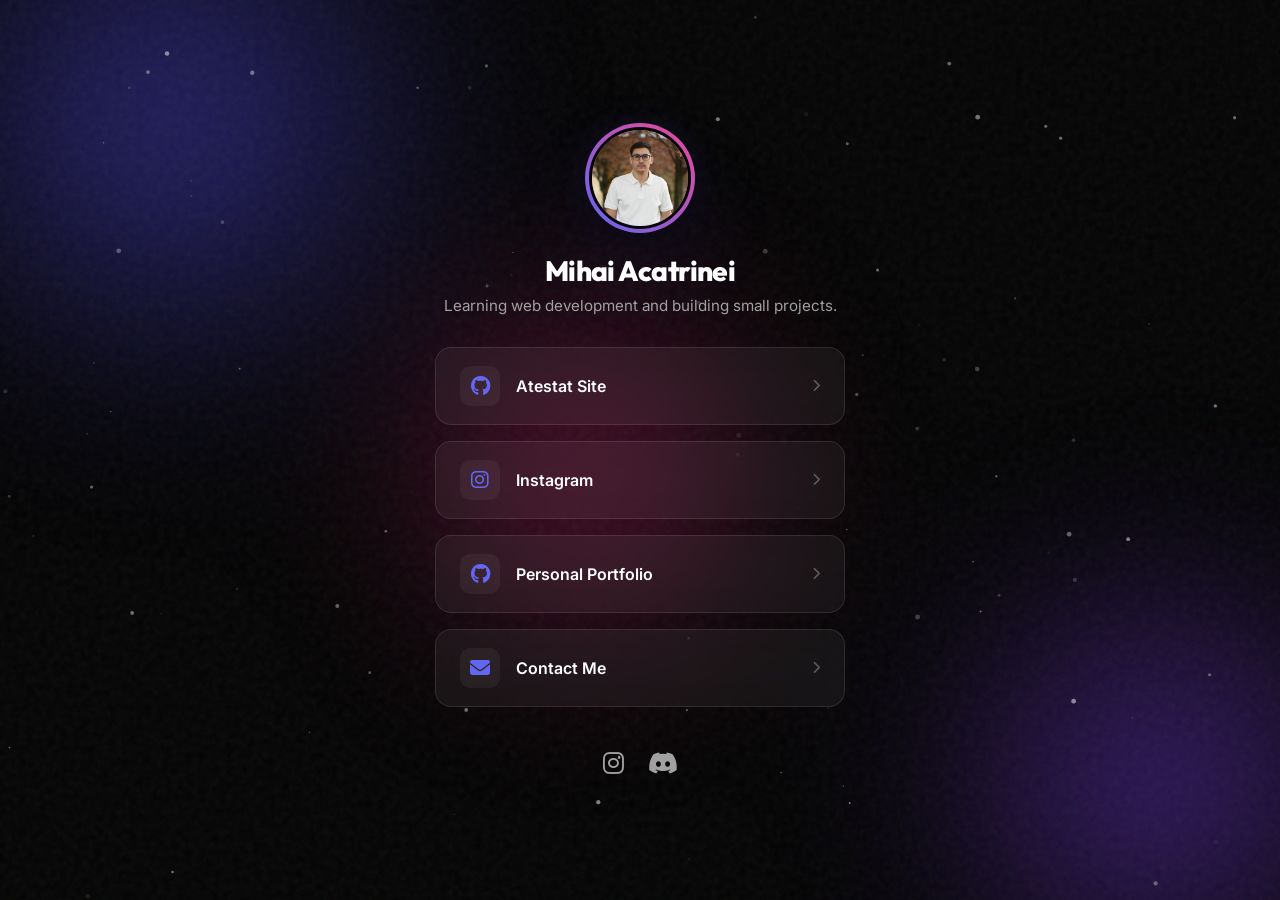
<file: index.html>
<!DOCTYPE html>
<html lang="en">

<head>
    <meta charset="UTF-8">
    <meta name="viewport" content="width=device-width, initial-scale=1.0">
    <title>Mihai Acatrinei | My Links</title>
    <meta name="description" content="Personal linktree-style site for projects and social media.">
    <link rel="icon" type="image/svg+xml" href="favicon.svg">
    <link rel="stylesheet" href="style.css">
    <link rel="preconnect" href="https://fonts.googleapis.com">
    <link rel="preconnect" href="https://fonts.gstatic.com" crossorigin>
    <link
        href="https://fonts.googleapis.com/css2?family=Inter:wght@300;400;600;700&family=Outfit:wght@400;600;800&display=swap"
        rel="stylesheet">
    <link rel="stylesheet" href="https://cdnjs.cloudflare.com/ajax/libs/font-awesome/6.4.0/css/all.min.css">
</head>

<body>
    <div class="background-blobs">
        <div class="blob blob-1"></div>
        <div class="blob blob-2"></div>
        <div class="blob blob-3"></div>
    </div>
    <div class="noise-overlay"></div>
    <canvas id="particle-canvas"></canvas>

    <main class="container">
        <header class="profile-section">
            <div class="profile-image-container">
                <img src="profile1.png" oncontextmenu="false;" draggable="false" alt="Profile Photo" id="profile-img">
            </div>
            <h1 id="profile-name">Mihai Acatrinei</h1>
            <p id="profile-bio">Learning web development and building small projects.</p>
        </header>

        <section class="links-section">
            <a href="https://norby90.github.io/site-atestat/" class="link-card" id="link-github">
                <span class="icon-wrapper"><i class="fa-brands fa-github"></i></span>
                <span class="link-text">Atestat Site</span>
                <span class="arrow"><i class="fa-solid fa-chevron-right"></i></span>
            </a>
            <a href="https://www.instagram.com/mihaii_90/" class="link-card" id="link-instagram">
                <span class="icon-wrapper"><i class="fa-brands fa-instagram"></i></span>
                <span class="link-text">Instagram</span>
                <span class="arrow"><i class="fa-solid fa-chevron-right"></i></span>
            </a>
            <a href="https://github.com/norby90" class="link-card" id="link-portfolio">
                <span class="icon-wrapper"><i class="fa-brands fa-github"></i></span>
                <span class="link-text">Personal Portfolio</span>
                <span class="arrow"><i class="fa-solid fa-chevron-right"></i></span>
            </a>
            <a href="mailto:mihai440@proton.me" class="link-card" id="link-email">
                <span class="icon-wrapper"><i class="fa-solid fa-envelope"></i></span>
                <span class="link-text">Contact Me</span>
                <span class="arrow"><i class="fa-solid fa-chevron-right"></i></span>
            </a>
        </section>

        <footer class="social-footer">
            <div class="social-icons">
                <a href="https://www.instagram.com/mihaii_90/" aria-label="Instagram"><i
                        class="fa-brands fa-instagram"></i></a>
                <a href="https://discord.gg/D4D82Q923f" aria-label="Discord"><i class="fa-brands fa-discord"></i></a>
            </div>
        </footer>
    </main>

    <script src="script.js"></script>
</body>

</html>
</file>
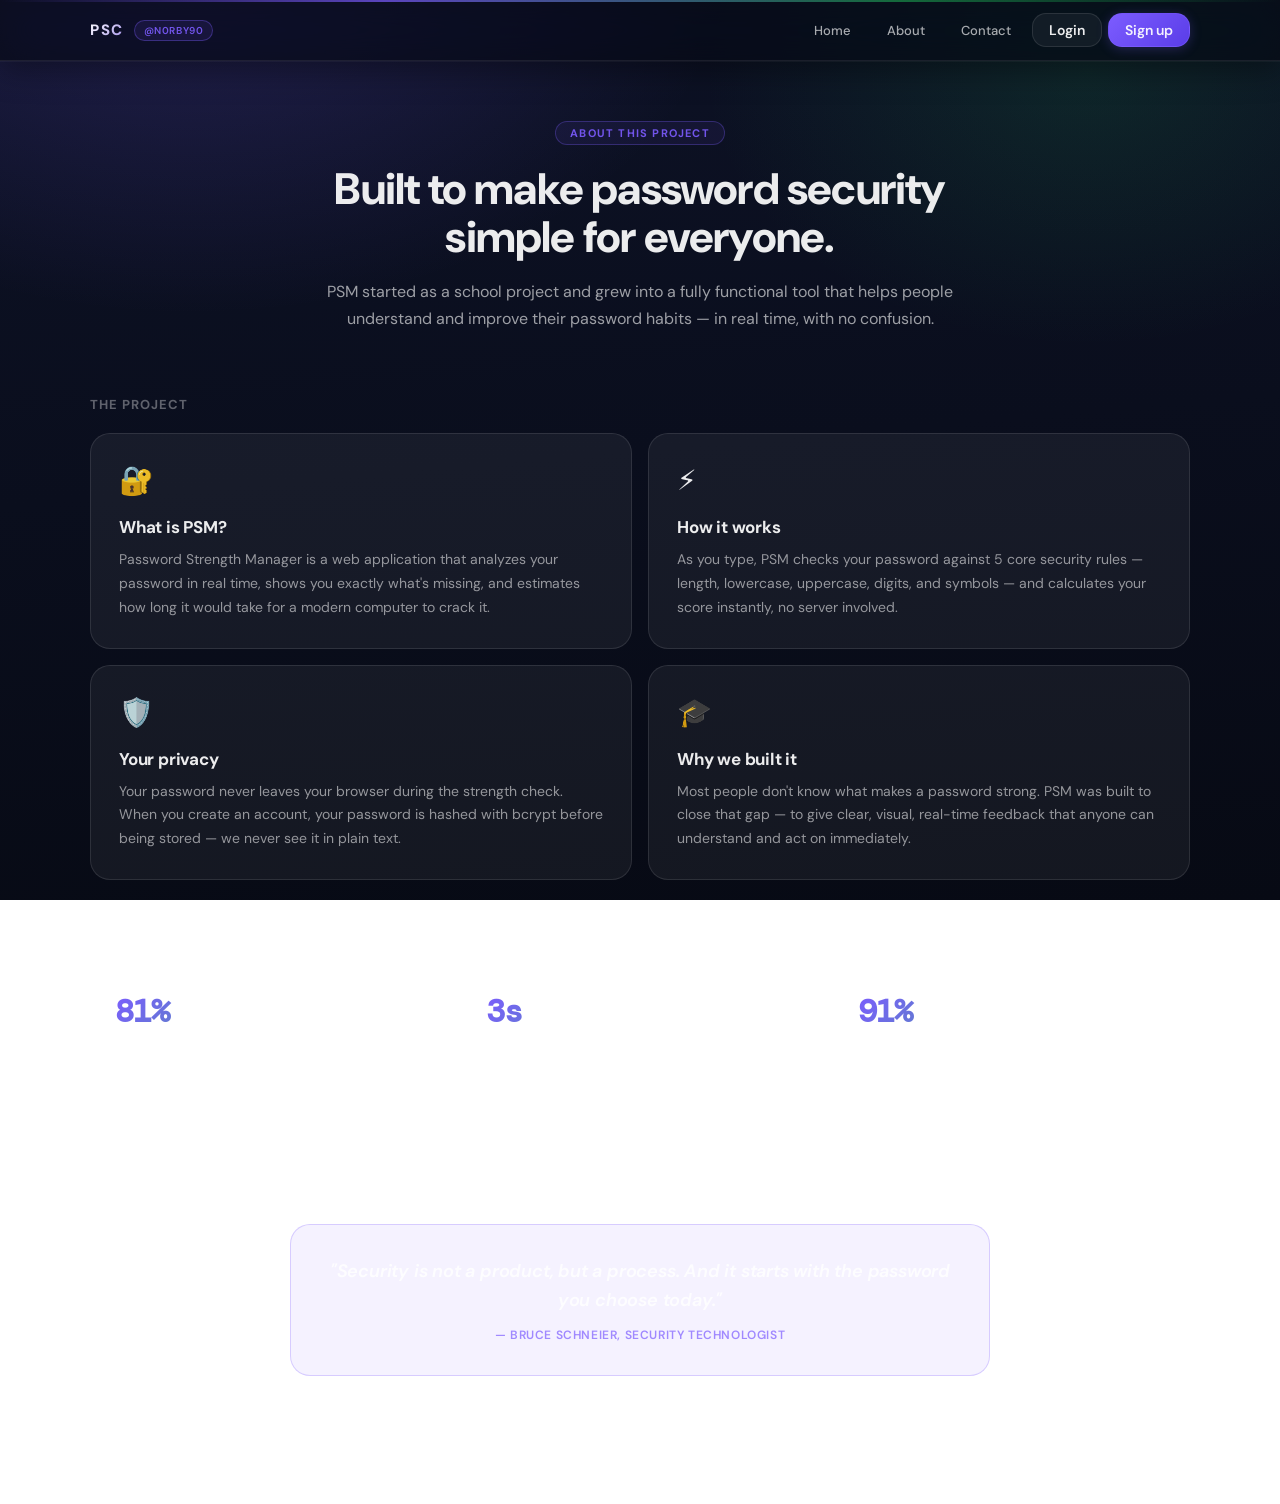
<file: about/about.html>
<!DOCTYPE html>
<html lang="ro">
<head>
  <meta charset="UTF-8" />
  <meta name="viewport" content="width=device-width, initial-scale=1" />
  <title>About — PSM</title>
  <link rel="stylesheet" href="../public/style-base.css" />
  <link rel="stylesheet" href="./style-about.css" />
  <style>
    main { padding: 60px 0 80px; }
    .about-hero { text-align: center; max-width: 680px; margin: 0 auto 64px; animation: fadeUp 0.5s cubic-bezier(0.4,0,0.2,1) both; }
    .about-hero .eyebrow { display: inline-block; font-size: 11px; font-weight: 700; letter-spacing: 1.2px; text-transform: uppercase; color: rgba(124,92,255,0.90); border: 1px solid rgba(124,92,255,0.30); background: rgba(124,92,255,0.08); padding: 4px 14px; border-radius: 999px; margin-bottom: 20px; }
    .about-hero .h1 { font-size: clamp(28px, 4vw, 44px); font-weight: 800; letter-spacing: -0.8px; line-height: 1.1; margin-bottom: 16px; }
    .about-hero .p { font-size: 16px; color: rgba(255,255,255,0.60); line-height: 1.7; }
    .section-title { font-size: 13px; font-weight: 700; letter-spacing: 1px; text-transform: uppercase; color: rgba(255,255,255,0.35); margin-bottom: 20px; }
    .about-desc { display: grid; grid-template-columns: 1fr 1fr; gap: 16px; margin-bottom: 48px; animation: fadeUp 0.5s 0.1s cubic-bezier(0.4,0,0.2,1) both; }
    .desc-card { padding: 28px; border-radius: 20px; background: rgba(255,255,255,0.055); border: 1px solid rgba(255,255,255,0.10); transition: border-color 150ms ease, transform 150ms ease; }
    .desc-card:hover { border-color: rgba(255,255,255,0.18); transform: translateY(-2px); }
    .desc-card .icon { font-size: 28px; margin-bottom: 14px; }
    .desc-card h3 { font-size: 17px; font-weight: 700; margin-bottom: 10px; letter-spacing: -0.2px; }
    .desc-card p { font-size: 14px; color: rgba(255,255,255,0.55); line-height: 1.7; }
    .why-section { margin-bottom: 48px; animation: fadeUp 0.5s 0.2s cubic-bezier(0.4,0,0.2,1) both; }
    .why-grid { display: grid; grid-template-columns: repeat(3, 1fr); gap: 14px; }
    .why-card { padding: 24px; border-radius: 18px; background: rgba(255,255,255,0.04); border: 1px solid rgba(255,255,255,0.08); transition: border-color 150ms ease, background 150ms ease; }
    .why-card:hover { background: rgba(255,255,255,0.07); border-color: rgba(255,255,255,0.15); }
    .why-stat { font-size: 32px; font-weight: 800; letter-spacing: -1px; font-family: 'DM Mono', monospace; background: linear-gradient(135deg, #7c5cff, #22c55e); -webkit-background-clip: text; -webkit-text-fill-color: transparent; background-clip: text; margin-bottom: 8px; }
    .why-card h4 { font-size: 15px; font-weight: 700; margin-bottom: 8px; }
    .why-card p { font-size: 13px; color: rgba(255,255,255,0.50); line-height: 1.6; }
    .quote-block { margin: 0 auto 48px; max-width: 700px; padding: 32px 36px; border-radius: 20px; background: rgba(124,92,255,0.08); border: 1px solid rgba(124,92,255,0.25); text-align: center; animation: fadeUp 0.5s 0.3s cubic-bezier(0.4,0,0.2,1) both; }
    .quote-block blockquote { font-size: 18px; font-weight: 600; color: rgba(255,255,255,0.85); line-height: 1.6; letter-spacing: -0.2px; font-style: italic; }
    .quote-block cite { display: block; margin-top: 12px; font-size: 12px; font-weight: 600; letter-spacing: 0.6px; text-transform: uppercase; color: rgba(124,92,255,0.70); font-style: normal; }
    @keyframes fadeUp { from { opacity: 0; transform: translateY(20px); } to { opacity: 1; transform: translateY(0); } }
    @media (max-width: 768px) { .about-desc { grid-template-columns: 1fr; } .why-grid { grid-template-columns: 1fr; } .quote-block { padding: 24px 20px; } }
  </style>
</head>
<body>
  <header class="nav">
    <div class="container nav-inner">
      <div class="brand">
        <span>PSC</span>
        <span class="badge">@n0rby90</span>
      </div>
      <nav class="nav-links">
        <a class="btn ghost" href="/">Home</a>
        <a class="btn ghost" href="">About</a>
        <a class="btn ghost" href="/contact/contact.html">Contact</a>
        <a class="btn" href="/login/login.html">Login</a>
        <a class="btn primary" href="/signup/signup.html">Sign up</a>
      </nav>
    </div>
  </header>

  <main class="container">
    <div class="about-hero">
      <span class="eyebrow">About this project</span>
      <h1 class="h1">Built to make password security simple for everyone.</h1>
      <p class="p">PSM started as a school project and grew into a fully functional tool that helps people understand and improve their password habits — in real time, with no confusion.</p>
    </div>

    <p class="section-title">The project</p>
    <div class="about-desc">
      <div class="desc-card"><div class="icon">🔐</div><h3>What is PSM?</h3><p>Password Strength Manager is a web application that analyzes your password in real time, shows you exactly what's missing, and estimates how long it would take for a modern computer to crack it.</p></div>
      <div class="desc-card"><div class="icon">⚡</div><h3>How it works</h3><p>As you type, PSM checks your password against 5 core security rules — length, lowercase, uppercase, digits, and symbols — and calculates your score instantly, no server involved.</p></div>
      <div class="desc-card"><div class="icon">🛡️</div><h3>Your privacy</h3><p>Your password never leaves your browser during the strength check. When you create an account, your password is hashed with bcrypt before being stored — we never see it in plain text.</p></div>
      <div class="desc-card"><div class="icon">🎓</div><h3>Why we built it</h3><p>Most people don't know what makes a password strong. PSM was built to close that gap — to give clear, visual, real-time feedback that anyone can understand and act on immediately.</p></div>
    </div>

    <p class="section-title">Why it matters</p>
    <div class="why-section">
      <div class="why-grid">
        <div class="why-card"><div class="why-stat">81%</div><h4>Of breaches involve weak passwords</h4><p>The majority of data breaches aren't caused by sophisticated hacking — they exploit passwords that are too short, too simple, or reused across multiple accounts.</p></div>
        <div class="why-card"><div class="why-stat">3s</div><h4>To crack "password123"</h4><p>A modern GPU can test billions of password combinations per second. A simple, predictable password offers almost no protection against an automated attack.</p></div>
        <div class="why-card"><div class="why-stat">91%</div><h4>Of people reuse passwords</h4><p>One leaked password means every account that shares it is compromised. Unique, strong passwords for each service are the single most effective security habit you can build.</p></div>
      </div>
    </div>

    <div class="quote-block">
      <blockquote>"Security is not a product, but a process. And it starts with the password you choose today."</blockquote>
      <cite>— Bruce Schneier, Security Technologist</cite>
    </div>
  </main>
</body>
</html>
</file>
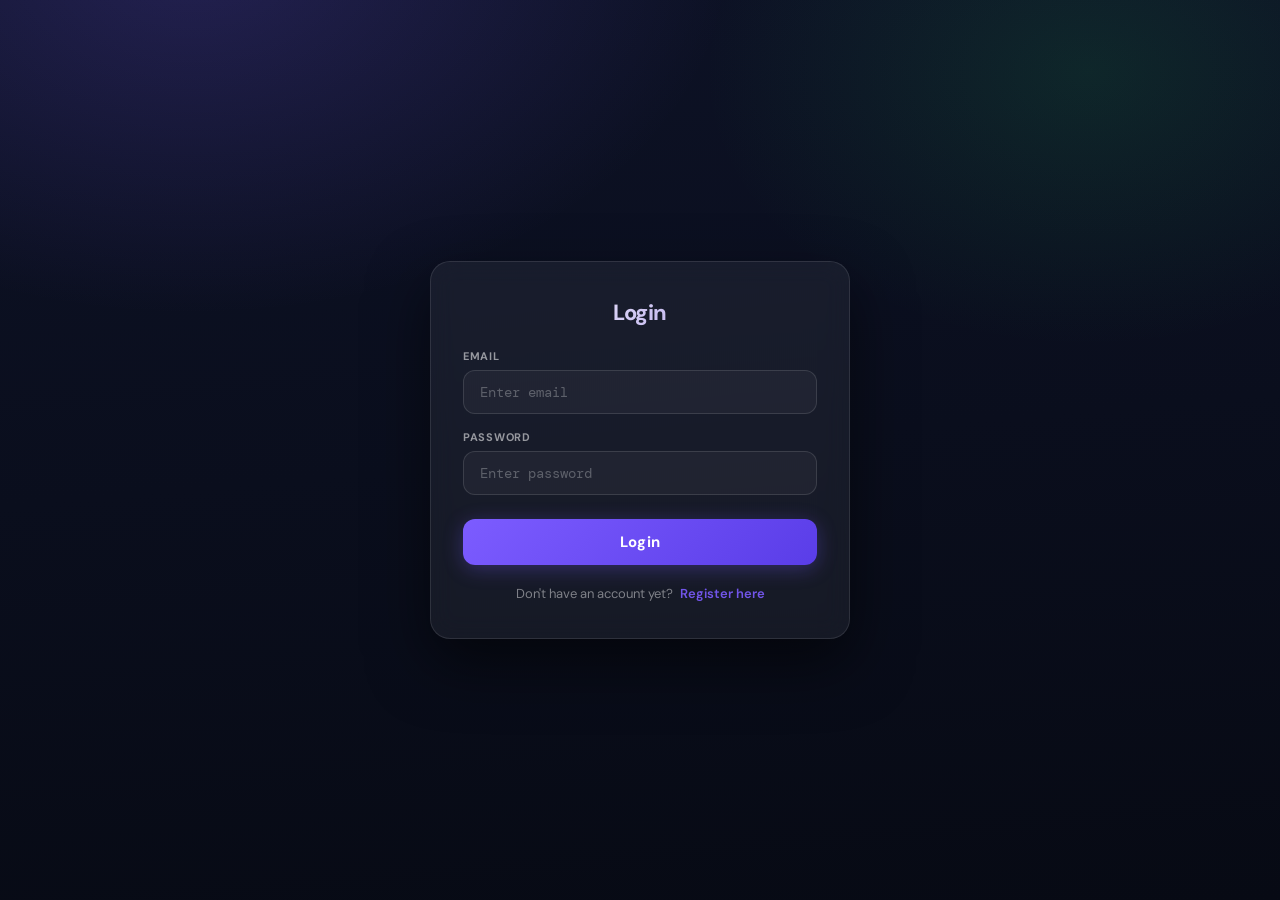
<file: login/login.html>
<!DOCTYPE html>
<html>
  <head>
    <title>Login - @n0rby90</title>
    <link rel="stylesheet" type="text/css" href="/login/style_login.css" />
    <link href="https://fonts.googleapis.com/css2?family=Poppins:wght@400;600&display=swap" rel="stylesheet" />
    <link rel="stylesheet" href="https://cdnjs.cloudflare.com/ajax/libs/font-awesome/6.0.0/css/all.min.css" />
  </head>
  <body>
    <div class="container">
      <div class="login-box">
        <h2>Login</h2>
        <form id="loginForm">
          <label for="email">Email</label>
          <input type="email" id="email" name="email" placeholder="Enter email" />
          <span id="emailError" class="error-message" style="display:none">Email is required</span>
          <label for="password">Password</label>
          <input type="password" id="password" name="password" placeholder="Enter password" />
          <span id="passwordError" class="error-message" style="display:none">Password is required</span>
          <button type="submit">Login</button>
          <span class="cta">Don't have an account yet? <a href="/signup/signup.html">Register here</a></span>
        </form>
      </div>
    </div>
    <script src="/login/main-login.js"></script>
  </body>
</html>
</file>
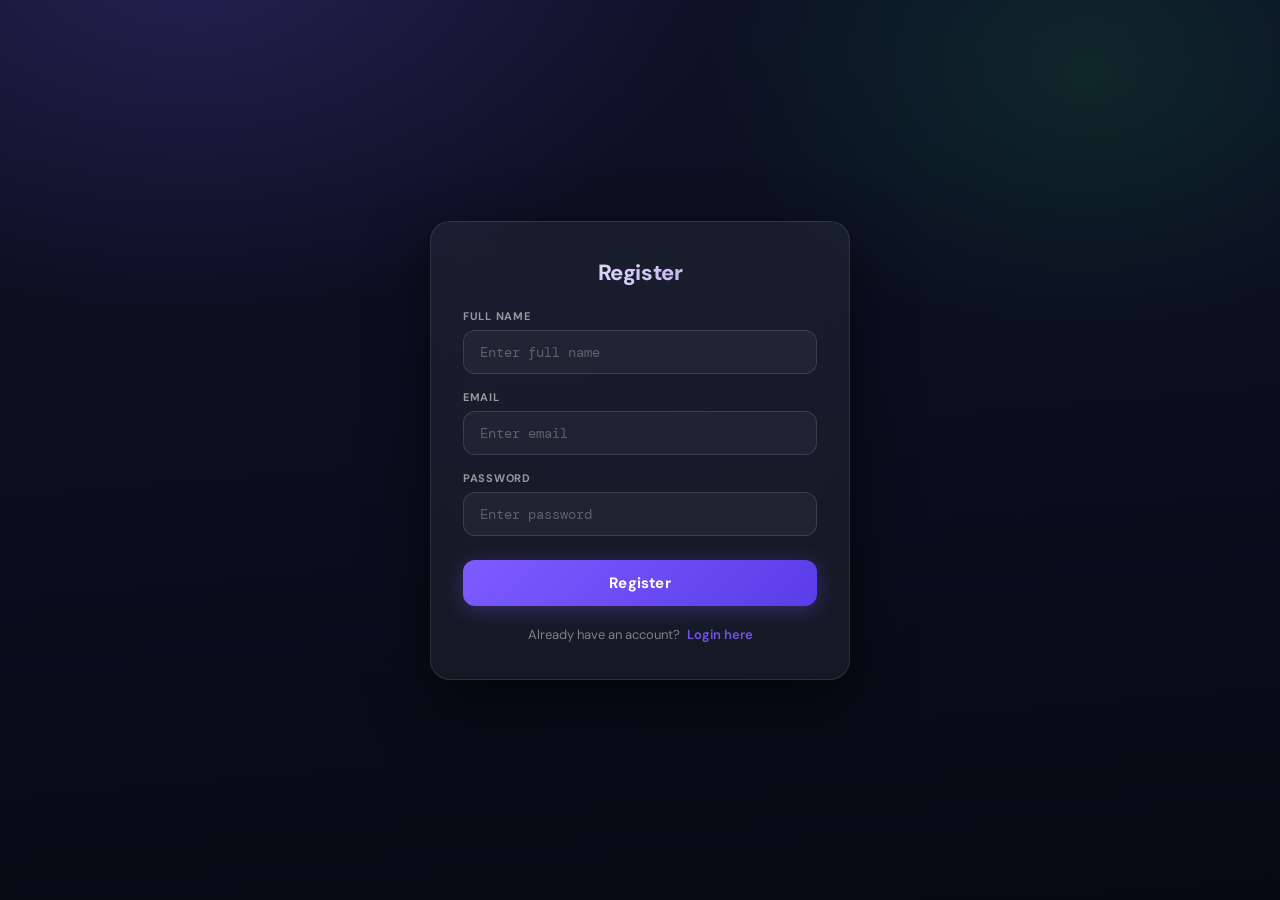
<file: signup/signup.html>
<!DOCTYPE html>
<html>
  <head>
    <title>Register - @n0rby90</title>
    <link rel="stylesheet" type="text/css" href="/signup/style_signup.css" />
    <link href="https://fonts.googleapis.com/css2?family=Poppins:wght@400;600&display=swap" rel="stylesheet" />
    <link rel="stylesheet" href="https://cdnjs.cloudflare.com/ajax/libs/font-awesome/6.0.0/css/all.min.css" />
  </head>
  <body>
    <div class="container">
      <div class="register-box">
        <h2>Register</h2>
        <form id="signupForm">
          <label for="fullname">Full Name</label>
          <input type="text" id="fullname" name="fullname" placeholder="Enter full name" />
          <label for="email">Email</label>
          <input type="email" id="email" name="email" placeholder="Enter email" />
          <label for="password">Password</label>
          <input type="password" id="password" name="password" placeholder="Enter password" />
          <button type="submit">Register</button>
          <span class="cta">Already have an account? <a href="/login/login.html">Login here</a></span>
        </form>
      </div>
    </div>
    <script src="/signup/main-sign-up.js"></script>
  </body>
</html>
</file>
<file: style.css>
:root {
    --bg-color: #050505;
    --text-primary: #ffffff;
    --text-secondary: #a1a1a1;
    --glass-bg: rgba(255, 255, 255, 0.05);
    --glass-border: rgba(255, 255, 255, 0.1);
    --accent-color: #6366f1; /* Indigo */
    --hover-bg: rgba(255, 255, 255, 0.1);
    --font-main: 'Inter', sans-serif;
    --font-heading: 'Outfit', sans-serif;
}

* {
    margin: 0;
    padding: 0;
    box-sizing: border-box;
}

body {
    background-color: var(--bg-color);
    color: var(--text-primary);
    font-family: var(--font-main);
    min-height: 100vh;
    display: flex;
    justify-content: center;
    align-items: center;
    overflow-x: hidden;
}

/* Background Blobs */
.background-blobs {
    position: fixed;
    top: 0;
    left: 0;
    width: 100%;
    height: 100%;
    z-index: -2;
    filter: blur(100px);
    opacity: 0.6;
}

.blob {
    position: absolute;
    border-radius: 50%;
}

.blob-1 {
    width: 600px;
    height: 600px;
    background: radial-gradient(circle, #4f46e5 0%, transparent 70%);
    top: -20%;
    left: -10%;
    animation: move 25s infinite alternate;
}

.blob-2 {
    width: 500px;
    height: 500px;
    background: radial-gradient(circle, #7c3aed 0%, transparent 70%);
    bottom: -15%;
    right: -10%;
    animation: move 20s infinite alternate-reverse;
}

.blob-3 {
    width: 400px;
    height: 400px;
    background: radial-gradient(circle, #db2777 0%, transparent 70%);
    top: 30%;
    left: 30%;
    animation: move 30s infinite alternate;
}

.noise-overlay {
    position: fixed;
    top: 0;
    left: 0;
    width: 100%;
    height: 100%;
    background: url("data:image/svg+xml,%3Csvg viewBox='0 0 200 200' xmlns='http://www.w3.org/2000/svg'%3E%3Cfilter id='noiseFilter'%3E%3CfeTurbulence type='fractalNoise' baseFrequency='0.65' numOctaves='3' stitchTiles='stitch'/%3E%3C/filter%3E%3Crect width='100%25' height='100%25' filter='url(%23noiseFilter)'/%3E%3C/svg%3E");
    opacity: 0.05;
    pointer-events: none;
    z-index: -1;
}

.profile-section {
    text-align: center;
    animation: fadeInDown 0.8s ease-out;
    position: relative;
}

.profile-section::before {
    content: '';
    position: absolute;
    top: 50%;
    left: 50%;
    width: 200px;
    height: 200px;
    background: radial-gradient(circle, var(--accent-color) 0%, transparent 70%);
    opacity: 0.1;
    filter: blur(40px);
    transform: translate(-50%, -50%);
    z-index: -1;
    pointer-events: none;
}

#particle-canvas {
    position: fixed;
    top: 0;
    left: 0;
    width: 100%;
    height: 100%;
    z-index: -1;
    pointer-events: none;
}

@keyframes move {
    from { transform: translate(0, 0) scale(1); }
    to { transform: translate(50px, 50px) scale(1.1); }
}

/* Container */
.container {
    width: 100%;
    max-width: 450px;
    padding: 40px 20px;
    display: flex;
    flex-direction: column;
    align-items: center;
    gap: 32px;
    z-index: 1;
}

/* Profile Section */
.profile-section {
    text-align: center;
    animation: fadeInDown 0.8s ease-out;
}

.profile-image-container {
    position: relative;
    width: 110px;
    height: 110px;
    border-radius: 50%;
    padding: 4px;
    background: linear-gradient(45deg, var(--accent-color), #ec4899);
    margin-bottom: 20px;
    display: inline-block;
    box-shadow: 0 10px 25px rgba(0, 0, 0, 0.5);
}

.profile-image-container::after {
    content: '';
    position: absolute;
    top: -10px;
    left: -10px;
    right: -10px;
    bottom: -10px;
    background: radial-gradient(circle, var(--accent-color) 0%, transparent 70%);
    opacity: 0.3;
    z-index: -1;
    filter: blur(15px);
    animation: pulse 4s infinite;
}

@keyframes pulse {
    0%, 100% { transform: scale(1); opacity: 0.2; }
    50% { transform: scale(1.1); opacity: 0.4; }
}

.profile-image-container img {
    width: 100%;
    height: 100%;
    border-radius: 50%;
    object-fit: cover;
    border: 3px solid var(--bg-color);
}

#profile-name {
    font-family: var(--font-heading);
    font-size: 1.75rem;
    font-weight: 800;
    letter-spacing: -0.02em;
    margin-bottom: 8px;
}

#profile-bio {
    color: var(--text-secondary);
    font-size: 0.95rem;
    font-weight: 400;
}

/* Links Section */
.links-section {
    width: 100%;
    display: flex;
    flex-direction: column;
    gap: 16px;
    animation: fadeInUp 0.8s ease-out 0.2s both;
}

.link-card {
    position: relative;
    width: 100%;
    padding: 18px 24px;
    background: var(--glass-bg);
    border: 1px solid var(--glass-border);
    border-radius: 16px;
    display: flex;
    align-items: center;
    text-decoration: none;
    color: var(--text-primary);
    transition: all 0.3s cubic-bezier(0.4, 0, 0.2, 1);
    backdrop-filter: blur(12px);
    overflow: hidden;
}

.link-card::before {
    content: '';
    position: absolute;
    top: 0;
    left: 0;
    width: 100%;
    height: 100%;
    background: radial-gradient(circle at var(--mouse-x, 50%) var(--mouse-y, 50%), rgba(255, 255, 255, 0.1), transparent 80%);
    opacity: 0;
    transition: opacity 0.3s;
}

.link-card:hover {
    transform: translateY(-4px) scale(1.02);
    background: var(--hover-bg);
    border-color: rgba(255, 255, 255, 0.2);
    box-shadow: 0 10px 30px rgba(0, 0, 0, 0.3);
}

.link-card:hover::before {
    opacity: 1;
}

.icon-wrapper {
    width: 40px;
    height: 40px;
    display: flex;
    align-items: center;
    justify-content: center;
    font-size: 1.25rem;
    background: rgba(255, 255, 255, 0.05);
    border-radius: 10px;
    margin-right: 16px;
    color: var(--accent-color);
}

.link-text {
    flex-grow: 1;
    font-weight: 600;
    font-size: 1rem;
}

.arrow {
    font-size: 0.8rem;
    color: var(--text-secondary);
    opacity: 0.5;
    transition: transform 0.3s;
}

.link-card:hover .arrow {
    transform: translateX(4px);
    opacity: 1;
}

/* Footer */
.social-footer {
    margin-top: 10px;
    animation: fadeIn 1s ease-out 0.5s both;
}

.social-icons {
    display: flex;
    gap: 24px;
}

.social-icons a {
    color: var(--text-secondary);
    font-size: 1.5rem;
    transition: all 0.3s;
}

.social-icons a:hover {
    color: var(--text-primary);
    transform: translateY(-2px);
}

/* Animations */
@keyframes fadeInDown {
    from { opacity: 0; transform: translateY(-20px); }
    to { opacity: 1; transform: translateY(0); }
}

@keyframes fadeInUp {
    from { opacity: 0; transform: translateY(20px); }
    to { opacity: 1; transform: translateY(0); }
}

@keyframes fadeIn {
    from { opacity: 0; }
    to { opacity: 1; }
}

/* Mobile adjustments */
@media (max-width: 480px) {
    .container {
        padding: 30px 15px;
    }
    #profile-name {
        font-size: 1.5rem;
    }
    .link-card {
        padding: 16px 20px;
    }
}
</file>
<file: public/style-base.css>
@import url('https://fonts.googleapis.com/css2?family=DM+Sans:wght@400;500;700;800&family=DM+Mono:wght@400;500&display=swap');

:root{
  --bg: #070a14;
  --bg2: #0b1022;
  --panel: rgba(255,255,255,0.055);
  --panel2: rgba(255,255,255,0.08);
  --border: rgba(255,255,255,0.10);
  --border-hover: rgba(255,255,255,0.18);
  --text: rgba(255,255,255,0.92);
  --muted: rgba(255,255,255,0.65);
  --muted2: rgba(255,255,255,0.45);
  --brand: #7c5cff;
  --brand2: #22c55e;
  --shadow: 0 20px 60px rgba(0,0,0,0.60);
  --shadow-sm: 0 4px 20px rgba(0,0,0,0.35);
  --radius: 20px;
  --radius-sm: 14px;
}

*, *::before, *::after { box-sizing: border-box; }
html, body { height: 100%; }

body {
  margin: 0;
  font-family: 'DM Sans', ui-sans-serif, system-ui, -apple-system, sans-serif;
  color: var(--text);
  background:
    radial-gradient(ellipse 900px 600px at 15% -5%, rgba(124,92,255,0.20) 0%, transparent 60%),
    radial-gradient(ellipse 700px 500px at 85% 8%, rgba(34,197,94,0.12) 0%, transparent 55%),
    linear-gradient(175deg, #0d1226 0%, var(--bg) 100%);
  background-attachment: fixed;
  min-height: 100vh;
}

a { color: inherit; text-decoration: none; }

.container {
  width: min(1100px, calc(100% - 48px));
  margin: 0 auto;
}

/* ── Navbar ── */
.nav {
  position: sticky;
  top: 0;
  z-index: 50;
  backdrop-filter: blur(20px) saturate(1.6);
  -webkit-backdrop-filter: blur(20px) saturate(1.6);
  background: rgba(7,10,20,0.72);
  border-bottom: 1px solid rgba(255,255,255,0.08);
  /* subtle top glow */
  box-shadow:
    0 1px 0 0 rgba(255,255,255,0.04),
    0 8px 32px rgba(0,0,0,0.40);
}

/* thin brand-colored line at the very top */
.nav::before {
  content: '';
  position: absolute;
  top: 0; left: 0; right: 0;
  height: 2px;
  background: linear-gradient(90deg,
    transparent 0%,
    rgba(124,92,255,0.70) 30%,
    rgba(34,197,94,0.50) 70%,
    transparent 100%);
}

.nav-inner {
  display: flex;
  align-items: center;
  justify-content: space-between;
  gap: 16px;
  padding: 13px 0;
}

.brand {
  display: flex;
  align-items: center;
  gap: 10px;
  font-weight: 800;
  font-size: 15px;
  letter-spacing: 1.5px;
  text-transform: uppercase;
}

/* PSM text with subtle gradient */
.brand > span:first-child {
  background: linear-gradient(135deg, #fff 0%, rgba(180,160,255,0.90) 100%);
  -webkit-background-clip: text;
  -webkit-text-fill-color: transparent;
  background-clip: text;
}

.badge {
  font-size: 10px;
  font-weight: 600;
  color: rgba(124,92,255,0.90);
  border: 1px solid rgba(124,92,255,0.35);
  padding: 3px 9px;
  border-radius: 999px;
  background: rgba(124,92,255,0.10);
  letter-spacing: 0.6px;
  text-transform: uppercase;
}

/* nav center slot (empty for now, ready for links) */
.nav-center {
  display: flex;
  align-items: center;
  gap: 4px;
}

.nav-links {
  display: flex;
  align-items: center;
  gap: 6px;
}

/* nav ghost style — text-only feel */
.nav-links .btn.ghost {
  font-size: 13px;
  font-weight: 500;
  color: var(--muted);
  padding: 8px 14px;
  border-radius: 10px;
}

.nav-links .btn.ghost:hover {
  color: var(--text);
  background: rgba(255,255,255,0.06);
  border-color: transparent;
}

/* separator dot between ghost and bordered btns */
.nav-sep {
  width: 1px;
  height: 20px;
  background: rgba(255,255,255,0.10);
  margin: 0 4px;
}

/* ── Buttons ── */
.btn {
  display: inline-flex;
  align-items: center;
  justify-content: center;
  gap: 8px;
  padding: 9px 16px;
  border-radius: var(--radius-sm);
  border: 1px solid var(--border);
  background: rgba(255,255,255,0.05);
  color: var(--text);
  cursor: pointer;
  font-family: inherit;
  font-size: 14px;
  font-weight: 600;
  line-height: 1;
  transition: transform 100ms ease, background 120ms ease, border-color 120ms ease, box-shadow 120ms ease;
  white-space: nowrap;
  user-select: none;
}

.btn:hover {
  transform: translateY(-1px);
  background: rgba(255,255,255,0.09);
  border-color: var(--border-hover);
  box-shadow: 0 4px 16px rgba(0,0,0,0.25);
}

.btn:active { transform: translateY(0); }

.btn.ghost {
  background: transparent;
  border-color: transparent;
}
.btn.ghost:hover {
  background: rgba(255,255,255,0.06);
  border-color: var(--border);
}

.btn.primary {
  background: linear-gradient(135deg, #7c5cff 0%, #5a3de8 100%);
  border-color: rgba(124,92,255,0.50);
  box-shadow: 0 2px 12px rgba(124,92,255,0.25);
}

.btn.primary:hover {
  background: linear-gradient(135deg, #8d6fff 0%, #6a4df8 100%);
  box-shadow: 0 4px 20px rgba(124,92,255,0.40);
}

/* ── Panel ── */
.panel {
  background: var(--panel);
  border: 1px solid var(--border);
  border-radius: var(--radius);
  backdrop-filter: blur(8px);
  -webkit-backdrop-filter: blur(8px);
}

/* ── Typography ── */
.h1 {
  font-size: clamp(32px, 4.5vw, 50px);
  line-height: 1.07;
  margin: 0;
  letter-spacing: -1px;
  font-weight: 800;
}

.h2 {
  font-size: 25px;
  font-weight: 700;
  margin: 0;
  letter-spacing: -0.2px;
}

.p {
  margin: 0;
  color: var(--muted);
  font-size: 18px;
  line-height: 1.6;
}

small, .small { color: var(--muted2); font-size: 12px; }

/* ── Responsive ── */
@media (max-width: 900px) {
  .container { width: min(1100px, calc(100% - 28px)); }
  .nav-links { gap: 6px; }
  .btn { padding: 9px 12px; font-size: 13px; }
}

@media (max-width: 480px) {
  .nav-links .btn.ghost { display: none; }
}
</file>
<file: about/style-about.css>
main { padding: 60px 0 80px; }


.about-hero {
  text-align: center;
  max-width: 680px;
  margin: 0 auto 64px;
  animation: fadeUp 0.5s cubic-bezier(0.4,0,0.2,1) both;
}

.about-hero .eyebrow {
  display: inline-block;
  font-size: 11px;
  font-weight: 700;
  letter-spacing: 1.2px;
  text-transform: uppercase;
  color: rgba(124,92,255,0.90);
  border: 1px solid rgba(124,92,255,0.30);
  background: rgba(124,92,255,0.08);
  padding: 4px 14px;
  border-radius: 999px;
  margin-bottom: 20px;
}

.about-hero .h1 {
  font-size: clamp(28px, 4vw, 44px);
  font-weight: 800;
  letter-spacing: -0.8px;
  line-height: 1.1;
  margin-bottom: 16px;
}

.about-hero .p {
  font-size: 16px;
  color: rgba(255,255,255,0.60);
  line-height: 1.7;
}


.section-title {
  font-size: 13px;
  font-weight: 700;
  letter-spacing: 1px;
  text-transform: uppercase;
  color: rgba(255,255,255,0.35);
  margin-bottom: 20px;
}


.about-desc {
  display: grid;
  grid-template-columns: 1fr 1fr;
  gap: 16px;
  margin-bottom: 48px;
  animation: fadeUp 0.5s 0.1s cubic-bezier(0.4,0,0.2,1) both;
}

.desc-card {
  padding: 28px;
  border-radius: 20px;
  background: rgba(255,255,255,0.055);
  border: 1px solid rgba(255,255,255,0.10);
  transition: border-color 150ms ease, transform 150ms ease;
}

.desc-card:hover {
  border-color: rgba(255,255,255,0.18);
  transform: translateY(-2px);
}

.desc-card .icon {
  font-size: 28px;
  margin-bottom: 14px;
}

.desc-card h3 {
  font-size: 17px;
  font-weight: 700;
  margin-bottom: 10px;
  letter-spacing: -0.2px;
  color: var(--text);
}

.desc-card p {
  font-size: 14px;
  color: rgba(255,255,255,0.55);
  line-height: 1.7;
  margin: 0;
}


.why-section {
  margin-bottom: 48px;
  animation: fadeUp 0.5s 0.2s cubic-bezier(0.4,0,0.2,1) both;
}

.why-grid {
  display: grid;
  grid-template-columns: repeat(3, 1fr);
  gap: 14px;
}

.why-card {
  padding: 24px;
  border-radius: 18px;
  background: rgba(255,255,255,0.04);
  border: 1px solid rgba(255,255,255,0.08);
  transition: border-color 150ms ease, background 150ms ease;
}

.why-card:hover {
  background: rgba(255,255,255,0.07);
  border-color: rgba(255,255,255,0.15);
}

.why-stat {
  font-size: 32px;
  font-weight: 800;
  letter-spacing: -1px;
  font-family: 'DM Mono', monospace;
  background: linear-gradient(135deg, #7c5cff, #22c55e);
  -webkit-background-clip: text;
  -webkit-text-fill-color: transparent;
  background-clip: text;
  margin-bottom: 8px;
}

.why-card h4 {
  font-size: 15px;
  font-weight: 700;
  margin: 0 0 8px;
  color: var(--text);
}

.why-card p {
  font-size: 13px;
  color: rgba(255,255,255,0.50);
  line-height: 1.6;
  margin: 0;
}


.quote-block {
  margin: 0 auto 48px;
  max-width: 700px;
  padding: 32px 36px;
  border-radius: 20px;
  background: rgba(124,92,255,0.08);
  border: 1px solid rgba(124,92,255,0.25);
  text-align: center;
  animation: fadeUp 0.5s 0.3s cubic-bezier(0.4,0,0.2,1) both;
}

.quote-block blockquote {
  font-size: 18px;
  font-weight: 600;
  color: rgba(255,255,255,0.85);
  line-height: 1.6;
  letter-spacing: -0.2px;
  font-style: italic;
  margin: 0;
}

.quote-block cite {
  display: block;
  margin-top: 12px;
  font-size: 12px;
  font-weight: 600;
  letter-spacing: 0.6px;
  text-transform: uppercase;
  color: rgba(124,92,255,0.70);
  font-style: normal;
}


@keyframes fadeUp {
  from { opacity: 0; transform: translateY(20px); }
  to   { opacity: 1; transform: translateY(0); }
}


@media (max-width: 768px) {
  .about-desc  { grid-template-columns: 1fr; }
  .why-grid    { grid-template-columns: 1fr; }
  .quote-block { padding: 24px 20px; }
}
</file>
<file: login/style_login.css>
@import url('https://fonts.googleapis.com/css2?family=DM+Sans:wght@400;500;600;700;800&family=DM+Mono:wght@400;500&display=swap');

* {
  box-sizing: border-box;
  margin: 0;
  padding: 0;
}

body {
  font-family: 'DM Sans', 'Poppins', sans-serif;
  min-height: 100vh;
  color: rgba(255,255,255,0.92);
  background:
    radial-gradient(ellipse 900px 600px at 15% -5%, rgba(124,92,255,0.20), transparent 60%),
    radial-gradient(ellipse 700px 500px at 85% 8%, rgba(34,197,94,0.12), transparent 55%),
    linear-gradient(175deg, #0d1226 0%, #070a14 100%);
  background-attachment: fixed;
}

/* ── Container ── */
.container {
  display: flex;
  justify-content: center;
  align-items: center;
  min-height: 100vh;
  padding: 24px;
}

/* ── Card ── */
.login-box,
.register-box {
  width: 100%;
  max-width: 420px;
  background: rgba(255,255,255,0.055);
  border: 1px solid rgba(255,255,255,0.10);
  border-radius: 20px;
  padding: 36px 32px;
  backdrop-filter: blur(12px);
  -webkit-backdrop-filter: blur(12px);
  box-shadow: 0 24px 60px rgba(0,0,0,0.55);
  /* animație la intrare */
  animation: fadeUp 0.4s cubic-bezier(0.4,0,0.2,1) both;
}

@keyframes fadeUp {
  from { opacity: 0; transform: translateY(18px); }
  to   { opacity: 1; transform: translateY(0); }
}

/* ── Titlu ── */
.login-box h2,
.register-box h2 {
  text-align: center;
  font-size: 22px;
  font-weight: 800;
  letter-spacing: -0.4px;
  margin-bottom: 6px;
  background: linear-gradient(135deg, #fff 0%, rgba(180,160,255,0.90) 100%);
  -webkit-background-clip: text;
  -webkit-text-fill-color: transparent;
  background-clip: text;
}

/* subtitlu opțional */
.login-box p,
.register-box p {
  text-align: center;
  font-size: 13px;
  color: rgba(255,255,255,0.50);
  margin-bottom: 24px;
}

/* ── Form ── */
form {
  display: flex;
  flex-direction: column;
  gap: 0;
}

/* ── Label ── */
label {
  display: block;
  margin: 16px 0 7px;
  font-size: 11px;
  font-weight: 700;
  letter-spacing: 0.7px;
  text-transform: uppercase;
  color: rgba(255,255,255,0.55);
}

/* ── Input ── */
input[type="text"],
input[type="email"],
input[type="password"] {
  width: 100%;
  padding: 12px 16px;
  border-radius: 12px;
  border: 1px solid rgba(255,255,255,0.12);
  background: rgba(255,255,255,0.04);
  color: rgba(255,255,255,0.92);
  font-family: 'DM Mono', monospace;
  font-size: 14px;
  outline: none;
  transition: border-color 150ms ease, box-shadow 150ms ease, background 150ms ease;
}

input[type="text"]::placeholder,
input[type="email"]::placeholder,
input[type="password"]::placeholder {
  color: rgba(255,255,255,0.28);
}

input[type="text"]:focus,
input[type="email"]:focus,
input[type="password"]:focus {
  border-color: rgba(124,92,255,0.65);
  background: rgba(255,255,255,0.055);
  box-shadow: 0 0 0 3px rgba(124,92,255,0.15);
}

/* ── Error messages ── */
.error-message {
  font-size: 12px;
  color: rgba(239,68,68,0.85);
  margin-top: 5px;
  display: none;
}

/* ── Submit button ── */
button[type="submit"] {
  width: 100%;
  margin-top: 24px;
  padding: 13px;
  border: none;
  border-radius: 12px;
  background: linear-gradient(135deg, #7c5cff 0%, #5a3de8 100%);
  color: #fff;
  font-family: 'DM Sans', sans-serif;
  font-size: 15px;
  font-weight: 700;
  cursor: pointer;
  letter-spacing: 0.2px;
  box-shadow: 0 4px 20px rgba(124,92,255,0.30);
  transition: transform 100ms ease, box-shadow 120ms ease, background 120ms ease;
}

button[type="submit"]:hover {
  transform: translateY(-1px);
  background: linear-gradient(135deg, #8d6fff 0%, #6a4df8 100%);
  box-shadow: 0 6px 28px rgba(124,92,255,0.45);
}

button[type="submit"]:active {
  transform: translateY(0);
}

/* ── CTA link ── */
.cta {
  display: block;
  text-align: center;
  margin-top: 20px;
  font-size: 13px;
  color: rgba(255,255,255,0.45);
}

.cta a {
  color: rgba(124,92,255,0.90);
  text-decoration: none;
  font-weight: 600;
  margin-left: 4px;
  transition: color 120ms ease;
}

.cta a:hover {
  color: rgba(160,130,255,1);
}

/* ── formMessage (succes/eroare din JS) ── */
#formMessage {
  text-align: center;
  font-size: 13px;
  margin-top: 12px;
  min-height: 18px;
}

/* ── Responsive ── */
@media (max-width: 480px) {
  .login-box,
  .register-box {
    padding: 28px 20px;
  }
}
</file>
<file: signup/style_signup.css>
@import url('https://fonts.googleapis.com/css2?family=DM+Sans:wght@400;500;600;700;800&family=DM+Mono:wght@400;500&display=swap');

* {
  box-sizing: border-box;
  margin: 0;
  padding: 0;
}

body {
  font-family: 'DM Sans', 'Poppins', sans-serif;
  min-height: 100vh;
  color: rgba(255,255,255,0.92);
  background:
    radial-gradient(ellipse 900px 600px at 15% -5%, rgba(124,92,255,0.20), transparent 60%),
    radial-gradient(ellipse 700px 500px at 85% 8%, rgba(34,197,94,0.12), transparent 55%),
    linear-gradient(175deg, #0d1226 0%, #070a14 100%);
  background-attachment: fixed;
}

/* ── Container ── */
.container {
  display: flex;
  justify-content: center;
  align-items: center;
  min-height: 100vh;
  padding: 24px;
}

/* ── Card ── */
.login-box,
.register-box {
  width: 100%;
  max-width: 420px;
  background: rgba(255,255,255,0.055);
  border: 1px solid rgba(255,255,255,0.10);
  border-radius: 20px;
  padding: 36px 32px;
  backdrop-filter: blur(12px);
  -webkit-backdrop-filter: blur(12px);
  box-shadow: 0 24px 60px rgba(0,0,0,0.55);
  /* animație la intrare */
  animation: fadeUp 0.4s cubic-bezier(0.4,0,0.2,1) both;
}

@keyframes fadeUp {
  from { opacity: 0; transform: translateY(18px); }
  to   { opacity: 1; transform: translateY(0); }
}

/* ── Titlu ── */
.login-box h2,
.register-box h2 {
  text-align: center;
  font-size: 22px;
  font-weight: 800;
  letter-spacing: -0.4px;
  margin-bottom: 6px;
  background: linear-gradient(135deg, #fff 0%, rgba(180,160,255,0.90) 100%);
  -webkit-background-clip: text;
  -webkit-text-fill-color: transparent;
  background-clip: text;
}

/* subtitlu opțional */
.login-box p,
.register-box p {
  text-align: center;
  font-size: 13px;
  color: rgba(255,255,255,0.50);
  margin-bottom: 24px;
}

/* ── Form ── */
form {
  display: flex;
  flex-direction: column;
  gap: 0;
}

/* ── Label ── */
label {
  display: block;
  margin: 16px 0 7px;
  font-size: 11px;
  font-weight: 700;
  letter-spacing: 0.7px;
  text-transform: uppercase;
  color: rgba(255,255,255,0.55);
}

/* ── Input ── */
input[type="text"],
input[type="email"],
input[type="password"] {
  width: 100%;
  padding: 12px 16px;
  border-radius: 12px;
  border: 1px solid rgba(255,255,255,0.12);
  background: rgba(255,255,255,0.04);
  color: rgba(255,255,255,0.92);
  font-family: 'DM Mono', monospace;
  font-size: 14px;
  outline: none;
  transition: border-color 150ms ease, box-shadow 150ms ease, background 150ms ease;
}

input[type="text"]::placeholder,
input[type="email"]::placeholder,
input[type="password"]::placeholder {
  color: rgba(255,255,255,0.28);
}

input[type="text"]:focus,
input[type="email"]:focus,
input[type="password"]:focus {
  border-color: rgba(124,92,255,0.65);
  background: rgba(255,255,255,0.055);
  box-shadow: 0 0 0 3px rgba(124,92,255,0.15);
}

/* ── Error messages ── */
.error-message {
  font-size: 12px;
  color: rgba(239,68,68,0.85);
  margin-top: 5px;
  display: none;
}

/* ── Submit button ── */
button[type="submit"] {
  width: 100%;
  margin-top: 24px;
  padding: 13px;
  border: none;
  border-radius: 12px;
  background: linear-gradient(135deg, #7c5cff 0%, #5a3de8 100%);
  color: #fff;
  font-family: 'DM Sans', sans-serif;
  font-size: 15px;
  font-weight: 700;
  cursor: pointer;
  letter-spacing: 0.2px;
  box-shadow: 0 4px 20px rgba(124,92,255,0.30);
  transition: transform 100ms ease, box-shadow 120ms ease, background 120ms ease;
}

button[type="submit"]:hover {
  transform: translateY(-1px);
  background: linear-gradient(135deg, #8d6fff 0%, #6a4df8 100%);
  box-shadow: 0 6px 28px rgba(124,92,255,0.45);
}

button[type="submit"]:active {
  transform: translateY(0);
}

/* ── CTA link ── */
.cta {
  display: block;
  text-align: center;
  margin-top: 20px;
  font-size: 13px;
  color: rgba(255,255,255,0.45);
}

.cta a {
  color: rgba(124,92,255,0.90);
  text-decoration: none;
  font-weight: 600;
  margin-left: 4px;
  transition: color 120ms ease;
}

.cta a:hover {
  color: rgba(160,130,255,1);
}

/* ── formMessage (succes/eroare din JS) ── */
#formMessage {
  text-align: center;
  font-size: 13px;
  margin-top: 12px;
  min-height: 18px;
}

/* ── Responsive ── */
@media (max-width: 480px) {
  .login-box,
  .register-box {
    padding: 28px 20px;
  }
}
</file>
